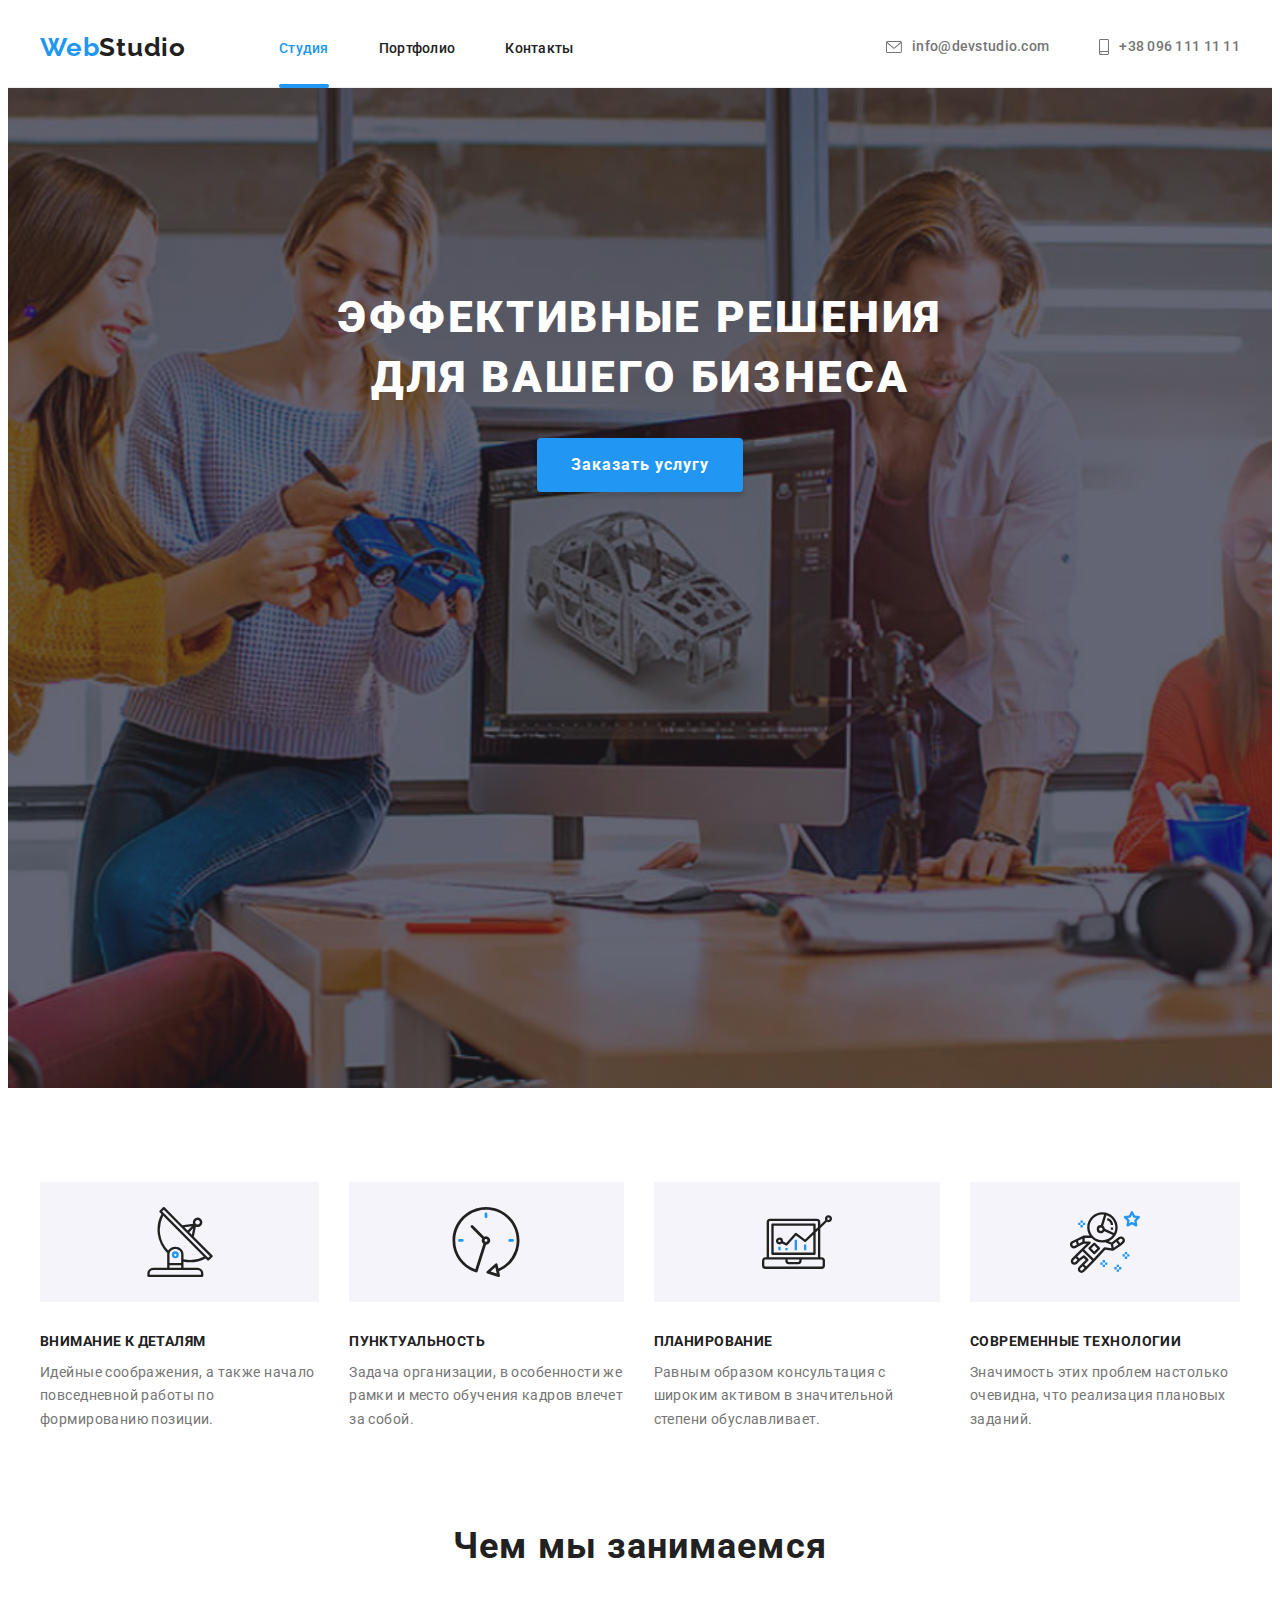
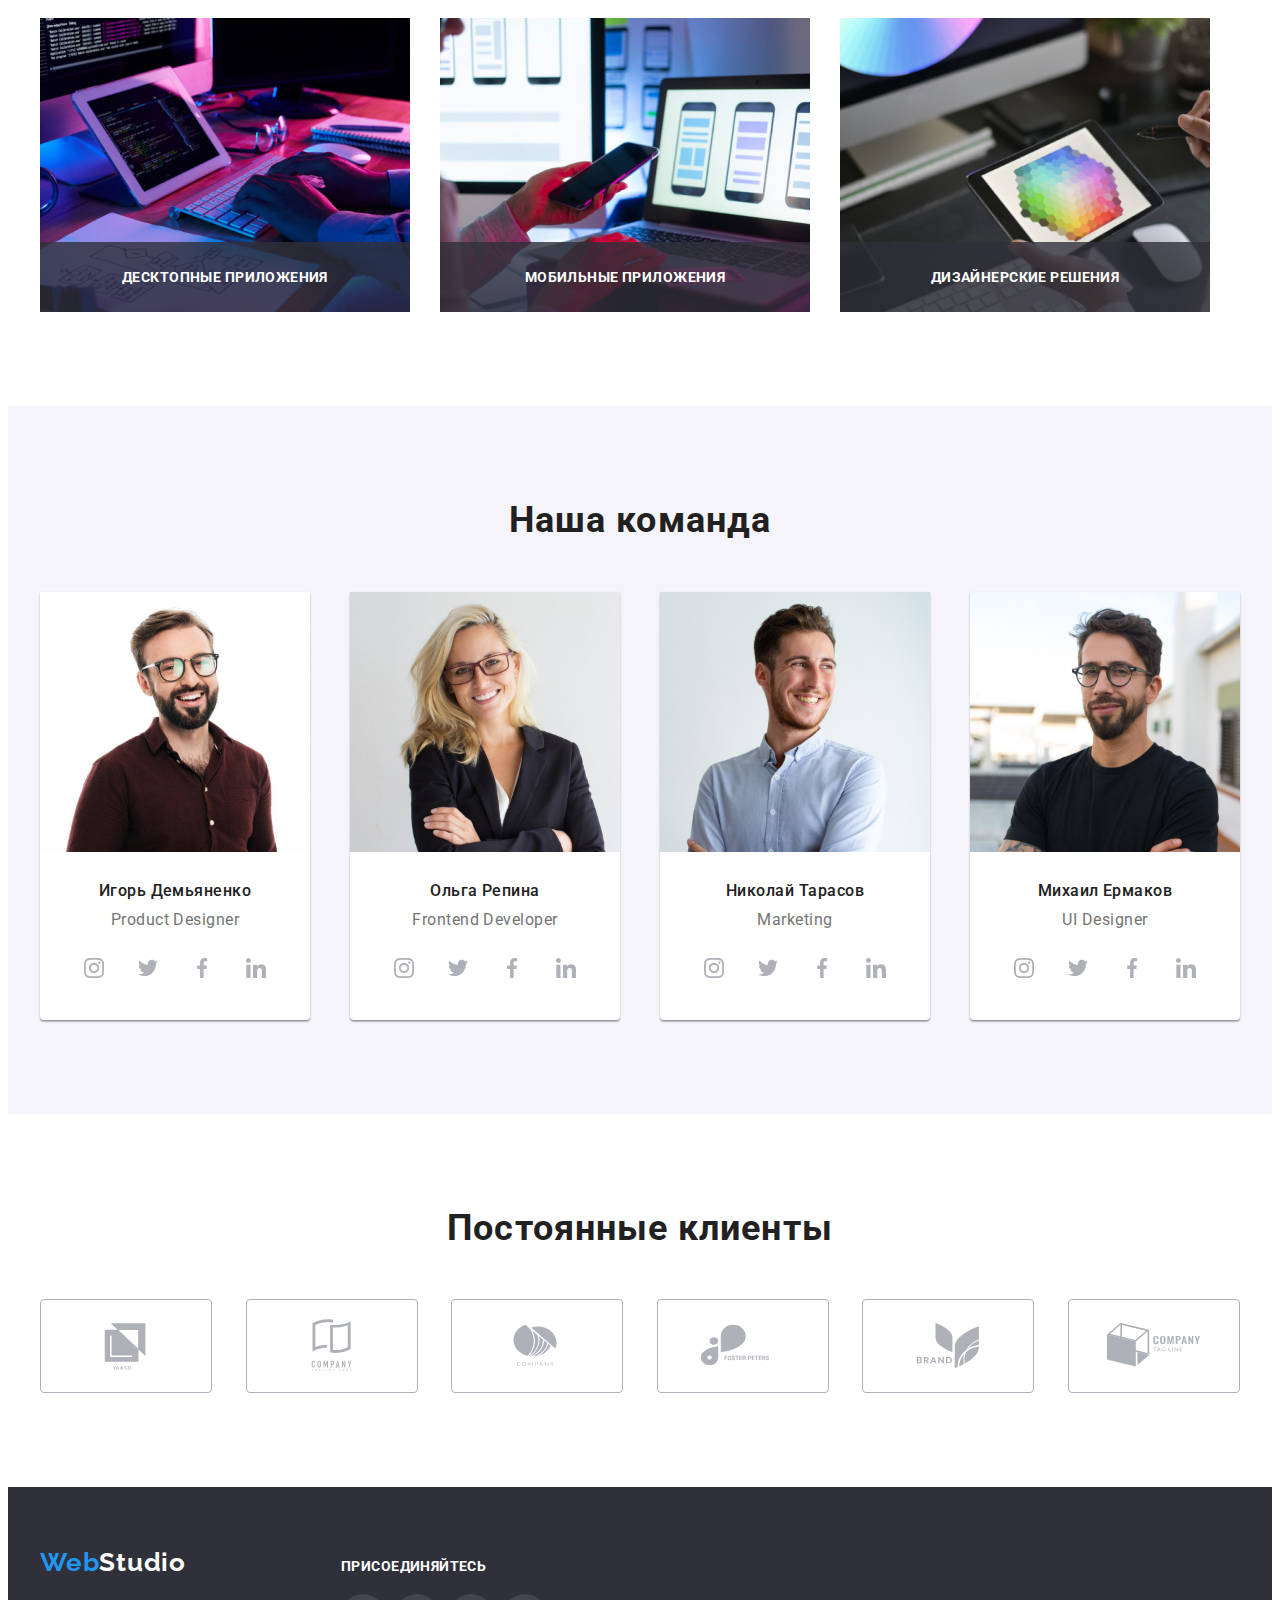
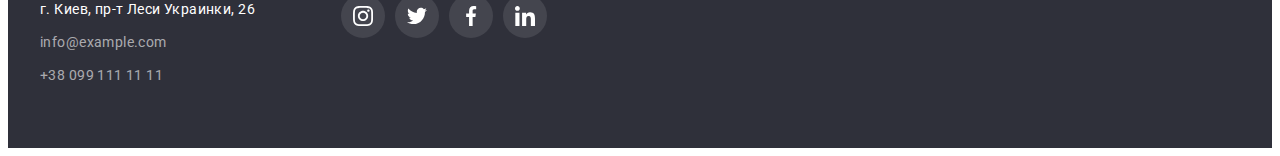
<file: index.html>
<!DOCTYPE html>
<html lang="en">
  <head>
    <meta charset="UTF-8" />
    <meta http-equiv="X-UA-Compatible" content="IE=edge" />
    <meta name="viewport" content="width=device-width, initial-scale=1.0" />
    <title>Студія</title>
    <link rel="preconnect" href="https://fonts.googleapis.com" />
    <link rel="preconnect" href="https://fonts.gstatic.com" crossorigin />
    <link
      href="https://fonts.googleapis.com/css2?family=Raleway:wght@700&family=Roboto:wght@400;500;700;900&display=swap"
      rel="stylesheet"
    />
    <link
      rel="stylesheet"
      href="https://cdnjs.cloudflare.com/ajax/libs/modern-normalize/1.1.0/modern-normalize.min.css"
      integrity="sha512-wpPYUAdjBVSE4KJnH1VR1HeZfpl1ub8YT/NKx4PuQ5NmX2tKuGu6U/JRp5y+Y8XG2tV+wKQpNHVUX03MfMFn9Q=="
      crossorigin="anonymous"
      referrerpolicy="no-referrer"
    />
    <link rel="stylesheet" href="./css/styles.css" />
  </head>
  <body>
    <!--Шапка-->
    <header class="header">
      <!--nav-->
      <div class="header-content container">
        <nav class="main-nav">
          <a href="./index.html" class="logo link"><span class="logo-web">Web</span>Studio</a>
          <ul class="nav-list list">
            <li class="item">
              <a href="./index.html" class="nav-list-item link current">Студия</a>
            </li>
            <li class="item">
              <a href="./portfolio.html" class="nav-list-item link">Портфолио</a>
            </li>
            <li class="item"><a href="" class="nav-list-item link">Контакты</a></li>
          </ul>
        </nav>
        <ul class="nav-contacts list">
          <li class="mail-icon item">
            <a href="mailto:info@devstudio.com" class="nav-contacts-list link"
              ><svg class="mail-icon-svg" width="16" height="12">
                <use href="./images/icons.svg#icon-mail"></use></svg
              >info@devstudio.com</a
            >
          </li>
          <li class="tel-icon item">
            <a href="tel:+380961111111" class="nav-contacts-list link"
              ><svg class="tel-icon-svg" width="10" height="16">
                <use href="./images/icons.svg#icon-tel"></use></svg
              >+38 096 111 11 11</a
            >
          </li>
        </ul>
      </div>
    </header>
    <!--Мейн-->
    <main>
      <section class="hero">
        <div class="container">
          <h1 class="hero-title">Эффективные решения для вашего бизнеса</h1>
          <button type="button" class="hero-btn" data-modal-open>Заказать услугу</button>
        </div>
      </section>
      <!--feauters-->
      <section class="section feauters">
        <div class="container">
          <h2>Наші переваги</h2>
          <ul class="feauters-list list">
            <li class="item icon-antena">
              <h3 class="feauters-title">Внимание к деталям</h3>
              <p class="feauters-text">
                Идейные соображения, а также начало повседневной работы по формированию позиции.
              </p>
            </li>
            <li class="item icon-clock">
              <h3 class="feauters-title">Пунктуальность</h3>
              <p class="feauters-text">
                Задача организации, в особенности же рамки и место обучения кадров влечет за собой.
              </p>
            </li>
            <li class="item icon-diagram">
              <h3 class="feauters-title">Планирование</h3>
              <p class="feauters-text">
                Равным образом консультация с широким активом в значительной степени обуславливает.
              </p>
            </li>
            <li class="item icon-astronaut">
              <h3 class="feauters-title">Современные технологии</h3>
              <p class="feauters-text">
                Значимость этих проблем настолько очевидна, что реализация плановых заданий.
              </p>
            </li>
          </ul>
        </div>
      </section>
      <!--about-->
      <section class="section about">
        <div class="container">
          <h2 class="about-title">Чем мы занимаемся</h2>
          <ul class="about-list list">
            <li class="about-item item">
              <img src="./images/programming.jpg" alt="programming" class="about-img" width="370" />
              <p class="about-img-text">Десктопные приложения</p>
            </li>
            <li class="about-item item">
              <img src="./images/connection.jpg" alt="connection" class="about-img" width="370" />
              <p class="about-img-text">Мобильные приложения</p>
            </li>
            <li class="about-item item">
              <img src="./images/design.jpg" alt="design" class="about-img" width="370" />
              <p class="about-img-text">Дизайнерские решения</p>
            </li>
          </ul>
        </div>
      </section>
      <!--team-->
      <section class="section team">
        <div class="container">
          <h2 class="team-title">Наша команда</h2>
          <ul class="team-list list">
            <li class="item">
              <img
                src="./images/product-d1.jpg"
                alt="product-designer"
                class="team-img"
                width="270"
              />
              <div class="team-text">
                <h3 class="team-name">Игорь Демьяненко</h3>
                <p class="team-proffession">Product Designer</p>
                <ul class="soc-list">
                  <li class="soc-item list">
                    <a href="" class="soc-link link">
                      <svg class="soc-icon">
                        <use href="./images/icons.svg#icon-instagram"></use>
                      </svg>
                    </a>
                  </li>
                  <li class="soc-item list">
                    <a href="" class="soc-link link">
                      <svg class="soc-icon">
                        <use href="./images/icons.svg#icon-twitter"></use>
                      </svg>
                    </a>
                  </li>
                  <li class="soc-item list">
                    <a href="" class="soc-link link">
                      <svg class="soc-icon">
                        <use href="./images/icons.svg#icon-facebook"></use>
                      </svg>
                    </a>
                  </li>
                  <li class="soc-item list">
                    <a href="" class="soc-link link">
                      <svg class="soc-icon">
                        <use href="./images/icons.svg#icon-linkedin"></use>
                      </svg>
                    </a>
                  </li>
                </ul>
              </div>
            </li>
            <li class="item">
              <img
                src="./images/developer1.jpg"
                alt="frontend-developer"
                class="team-img"
                width="270"
              />
              <div class="team-text">
                <h3 class="team-name">Ольга Репина</h3>
                <p class="team-proffession">Frontend Developer</p>
                <ul class="soc-list">
                  <li class="soc-item list">
                    <a href="" class="soc-link link">
                      <svg class="soc-icon">
                        <use href="./images/icons.svg#icon-instagram"></use>
                      </svg>
                    </a>
                  </li>
                  <li class="soc-item list">
                    <a href="" class="soc-link link">
                      <svg class="soc-icon">
                        <use href="./images/icons.svg#icon-twitter"></use>
                      </svg>
                    </a>
                  </li>
                  <li class="soc-item list">
                    <a href="" class="soc-link link">
                      <svg class="soc-icon">
                        <use href="./images/icons.svg#icon-facebook"></use>
                      </svg>
                    </a>
                  </li>
                  <li class="soc-item list">
                    <a href="" class="soc-link link">
                      <svg class="soc-icon">
                        <use href="./images/icons.svg#icon-linkedin"></use>
                      </svg>
                    </a>
                  </li>
                </ul>
              </div>
            </li>
            <li class="item">
              <img src="./images/marketing1.jpg" alt="marketing" class="team-img" width="270" />
              <div class="team-text">
                <h3 class="team-name">Николай Тарасов</h3>
                <p class="team-proffession">Marketing</p>
                <ul class="soc-list">
                  <li class="soc-item list">
                    <a href="" class="soc-link link">
                      <svg class="soc-icon">
                        <use href="./images/icons.svg#icon-instagram"></use>
                      </svg>
                    </a>
                  </li>
                  <li class="soc-item list">
                    <a href="" class="soc-link link">
                      <svg class="soc-icon">
                        <use href="./images/icons.svg#icon-twitter"></use>
                      </svg>
                    </a>
                  </li>
                  <li class="soc-item list">
                    <a href="" class="soc-link link">
                      <svg class="soc-icon">
                        <use href="./images/icons.svg#icon-facebook"></use>
                      </svg>
                    </a>
                  </li>
                  <li class="soc-item list">
                    <a href="" class="soc-link link">
                      <svg class="soc-icon">
                        <use href="./images/icons.svg#icon-linkedin"></use>
                      </svg>
                    </a>
                  </li>
                </ul>
              </div>
            </li>
            <li class="item">
              <img src="./images/ui-d1.jpg" alt="ui-designer" class="team-img" width="270" />
              <div class="team-text">
                <h3 class="team-name">Михаил Ермаков</h3>
                <p class="team-proffession">UI Designer</p>
                <ul class="soc-list">
                  <li class="soc-item list">
                    <a href="" class="soc-link link">
                      <svg class="soc-icon">
                        <use href="./images/icons.svg#icon-instagram"></use>
                      </svg>
                    </a>
                  </li>
                  <li class="soc-item list">
                    <a href="" class="soc-link link">
                      <svg class="soc-icon">
                        <use href="./images/icons.svg#icon-twitter"></use>
                      </svg>
                    </a>
                  </li>
                  <li class="soc-item list">
                    <a href="" class="soc-link link">
                      <svg class="soc-icon">
                        <use href="./images/icons.svg#icon-facebook"></use>
                      </svg>
                    </a>
                  </li>
                  <li class="soc-item list">
                    <a href="" class="soc-link link">
                      <svg class="soc-icon">
                        <use href="./images/icons.svg#icon-linkedin"></use>
                      </svg>
                    </a>
                  </li>
                </ul>
              </div>
            </li>
          </ul>
        </div>
      </section>
      <!--Clients-->
      <section class="section clients">
        <div class="container">
          <h2 class="clients-title">Постоянные клиенты</h2>
          <ul class="clients-list">
            <li class="clients-item list">
              <a href="" class="clients-link link"
                ><svg class="clients-svg" width="106" height="60">
                  <use href="./images/icons.svg#icon-client1"></use></svg
              ></a>
            </li>
            <li class="clients-item list">
              <a href="" class="clients-link link"
                ><svg class="clients-svg" width="106" height="60">
                  <use href="./images/icons.svg#icon-client2"></use></svg
              ></a>
            </li>
            <li class="clients-item list">
              <a href="" class="clients-link link"
                ><svg class="clients-svg" width="106" height="60">
                  <use href="./images/icons.svg#icon-client3"></use></svg
              ></a>
            </li>
            <li class="clients-item list">
              <a href="" class="clients-link link"
                ><svg class="clients-svg" width="106" height="60">
                  <use href="./images/icons.svg#icon-client4"></use></svg
              ></a>
            </li>
            <li class="clients-item list">
              <a href="" class="clients-link link"
                ><svg class="clients-svg" width="106" height="60">
                  <use href="./images/icons.svg#icon-client5"></use></svg
              ></a>
            </li>
            <li class="clients-item list">
              <a href="" class="clients-link link"
                ><svg class="clients-svg" width="106" height="60">
                  <use href="./images/icons.svg#icon-client6"></use></svg
              ></a>
            </li>
          </ul>
        </div>
      </section>
    </main>
    <!--Футер-->
    <footer class="footer">
      <div class="footer-div container">
        <div class="footer-left-text">
          <a href="./index.html" class="footer-logo link"
            ><span class="footer-logo-web">Web</span>Studio</a
          >
          <address>
            <ul class="list">
              <li>
                <a
                  href="https://goo.gl/maps/DYDjYZ2KMcjr4Sc5A"
                  target="_blank"
                  rel="nofollow noferrer noopener"
                  class="footer-map link"
                  >г. Киев, пр-т Леси Украинки, 26</a
                >
              </li>
              <li>
                <a href="mailto:info@example.com" class="footer-contacts link footer-mail"
                  >info@example.com</a
                >
              </li>
              <li>
                <a href="tel:+380991111111" class="footer-contacts link">+38 099 111 11 11</a>
              </li>
            </ul>
          </address>
        </div>
        <div class="footer-soc">
          <p class="footer-title">присоединяйтесь</p>
          <ul class="footer-soc-list">
            <li class="footer-soc-item list">
              <a href="" class="footer-soc-link link">
                <svg class="footer-soc-icon" width="20" height="20">
                  <use href="./images/icons.svg#icon-instagram"></use>
                </svg>
              </a>
            </li>
            <li class="footer-soc-item list">
              <a href="" class="footer-soc-link link">
                <svg class="footer-soc-icon" width="20" height="20">
                  <use href="./images/icons.svg#icon-twitter"></use>
                </svg>
              </a>
            </li>
            <li class="footer-soc-item list">
              <a href="" class="footer-soc-link link">
                <svg class="footer-soc-icon" width="20" height="20">
                  <use href="./images/icons.svg#icon-facebook"></use>
                </svg>
              </a>
            </li>
            <li class="footer-soc-item list">
              <a href="" class="footer-soc-link link">
                <svg class="footer-soc-icon" width="20" height="20">
                  <use href="./images/icons.svg#icon-linkedin"></use>
                </svg>
              </a>
            </li>
          </ul>
        </div>
      </div>
    </footer>
    <div class="backdrop is-hidden" data-modal>
      <div class="modal">
        <button type="button" class="modal-close-btn" data-modal-close>
          <svg class="modal-close-icon" width="18" height="18">
            <use href="./images/symbol-defs.svg#icon-btn-close"></use>
          </svg>
        </button>
      </div>
    </div>
    <script src="./js/modal.js"></script>
  </body>
</html>
</file>
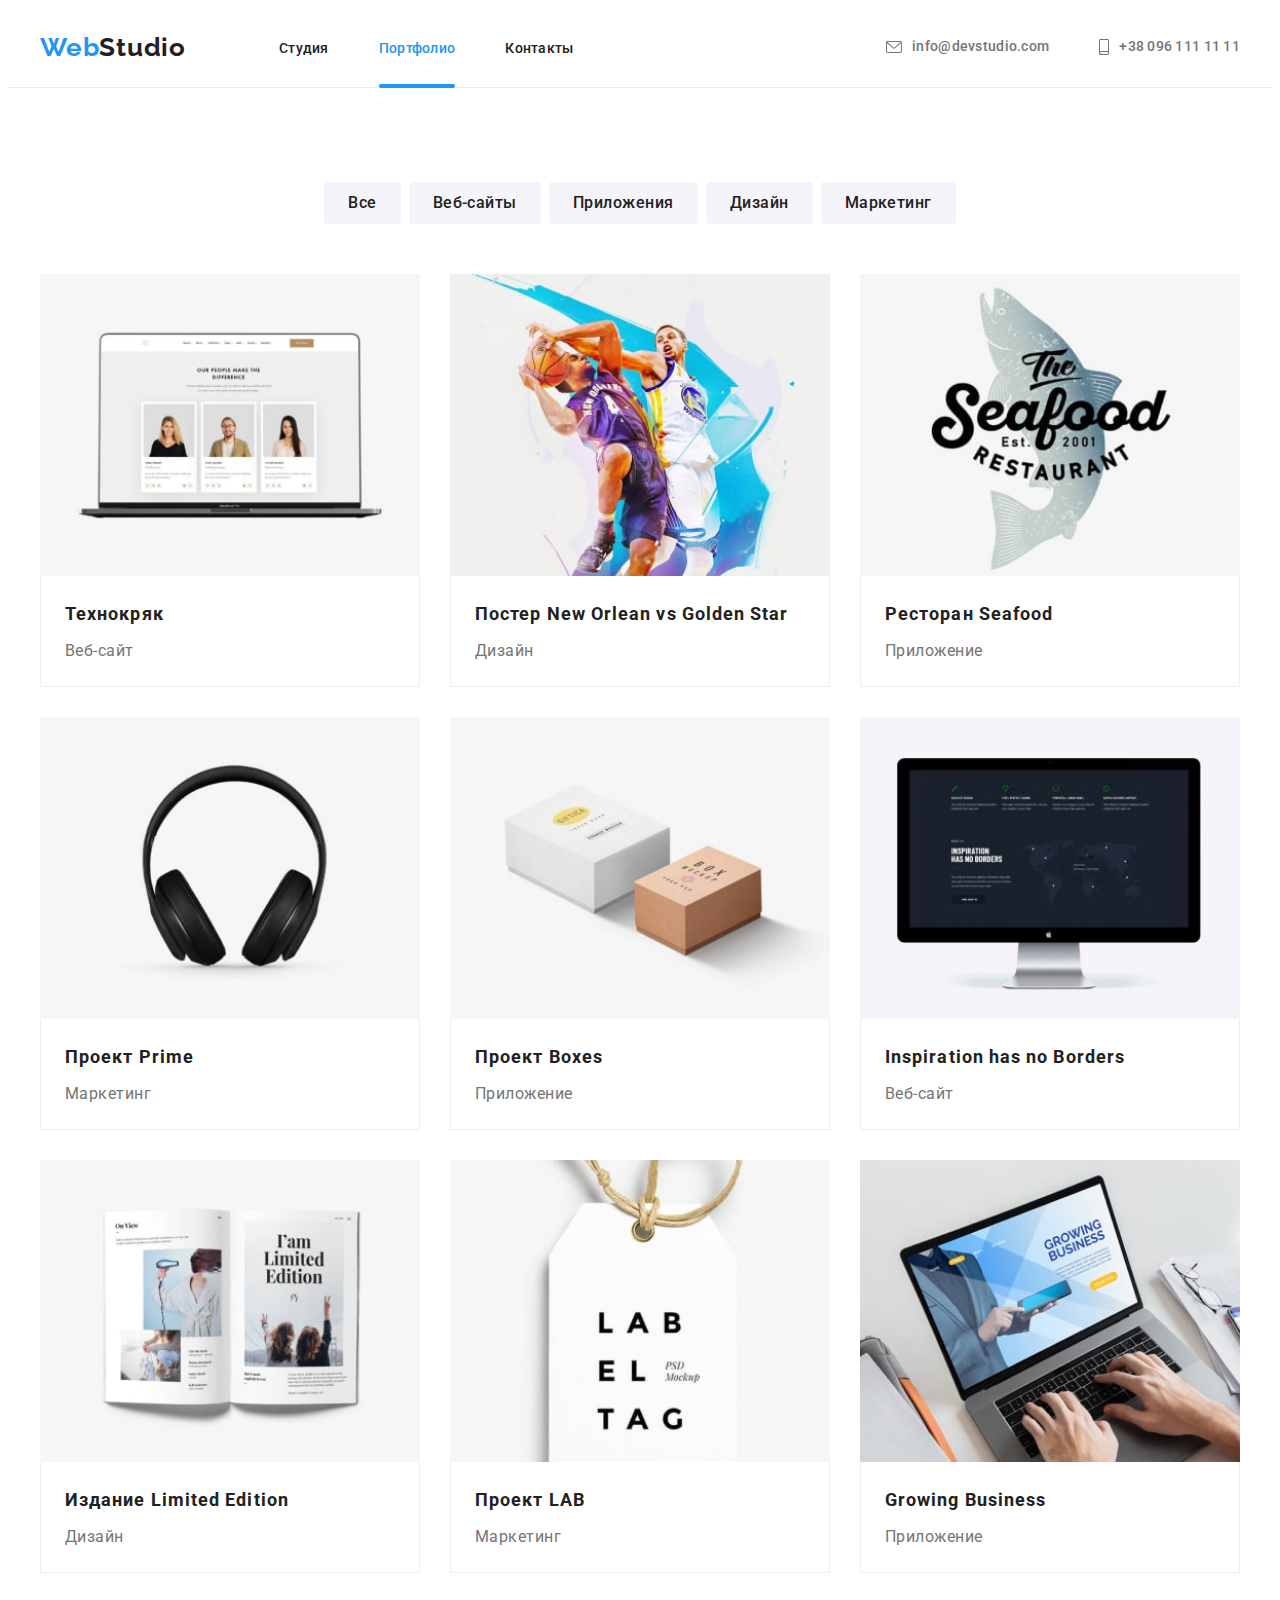
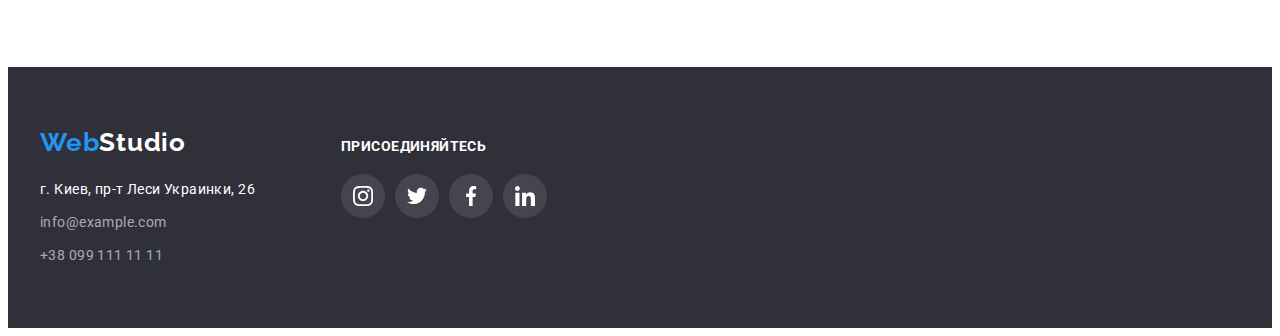
<file: portfolio.html>
<!DOCTYPE html>
<html lang="en">
  <head>
    <meta charset="UTF-8" />
    <meta http-equiv="X-UA-Compatible" content="IE=edge" />
    <meta name="viewport" content="width=device-width, initial-scale=1.0" />
    <title>Портфоліо</title>
    <link rel="preconnect" href="https://fonts.googleapis.com" />
    <link rel="preconnect" href="https://fonts.gstatic.com" crossorigin />
    <link
      href="https://fonts.googleapis.com/css2?family=Raleway:wght@700&family=Roboto:wght@400;500;700;900&display=swap"
      rel="stylesheet"
    />
    <link
      rel="stylesheet"
      href="https://cdnjs.cloudflare.com/ajax/libs/modern-normalize/1.1.0/modern-normalize.min.css"
      integrity="sha512-wpPYUAdjBVSE4KJnH1VR1HeZfpl1ub8YT/NKx4PuQ5NmX2tKuGu6U/JRp5y+Y8XG2tV+wKQpNHVUX03MfMFn9Q=="
      crossorigin="anonymous"
      referrerpolicy="no-referrer"
    />
    <link rel="stylesheet" href="./css/styles.css" />
  </head>
  <body>
    <!--Шапка-->
    <header class="header">
      <!--nav-->
      <div class="header-content container">
        <nav class="main-nav">
          <a href="./index.html" class="logo link"><span class="logo-web">Web</span>Studio</a>
          <ul class="nav-list list">
            <li class="item">
              <a href="./index.html" class="nav-list-item link">Студия</a>
            </li>
            <li class="item">
              <a href="./portfolio.html" class="nav-list-item link current">Портфолио</a>
            </li>
            <li class="item"><a href="" class="nav-list-item link">Контакты</a></li>
          </ul>
        </nav>
        <ul class="nav-contacts list">
          <li class="mail-icon item">
            <a href="mailto:info@devstudio.com" class="nav-contacts-list link"
              ><svg class="mail-icon-svg" width="16" height="12">
                <use href="./images/icons.svg#icon-mail"></use></svg
              >info@devstudio.com</a
            >
          </li>
          <li class="tel-icon item">
            <a href="tel:+380961111111" class="nav-contacts-list link"
              ><svg class="tel-icon-svg" width="10" height="16">
                <use href="./images/icons.svg#icon-tel"></use></svg
              >+38 096 111 11 11</a
            >
          </li>
        </ul>
      </div>
    </header>
    <!--Main-->
    <main>
      <section class="section portfolio">
        <div class="container">
          <h1>Portfolio</h1>
          <ul class="filters">
            <li class="filters-item list">
              <button type="button" class="portfolio-btn">Все</button>
            </li>
            <li class="filters-item list">
              <button type="button" class="portfolio-btn">Веб-сайты</button>
            </li>
            <li class="filters-item list">
              <button type="button" class="portfolio-btn">Приложения</button>
            </li>
            <li class="filters-item list">
              <button type="button" class="portfolio-btn">Дизайн</button>
            </li>
            <li class="filters-item list">
              <button type="button" class="portfolio-btn">Маркетинг</button>
            </li>
          </ul>
          <ul class="portfolio-list">
            <li class="portfolio-item list">
              <a href="" class="portfolio-link link">
                <div class="portfolio-overlay">
                  <img src="./images/img1-min.jpg" alt="techno" class="portfolio-img" />
                  <p class="portfolio-overlay-text">
                    Ресурс предлагает комплексные предложения с разным уровнем функционала и
                    сервисов. Все это позволит посетителю получить исчерпывающие сведения о компании
                    или частном лице.
                  </p>
                </div>
                <div class="portfolio-card">
                  <h2 class="portfolio-title">Технокряк</h2>
                  <p class="portfolio-text">Веб-сайт</p>
                </div></a
              >
            </li>
            <li class="portfolio-item list">
              <a href="" class="portfolio-link link">
                <div class="portfolio-overlay">
                  <img src="./images/img2-min.jpg" alt="new-orlean" />
                  <p class="portfolio-overlay-text">
                    Ресурс предлагает комплексные предложения с разным уровнем функционала и
                    сервисов. Все это позволит посетителю получить исчерпывающие сведения о компании
                    или частном лице.
                  </p>
                </div>
                <div class="portfolio-card">
                  <h2 class="portfolio-title">Постер New Orlean vs Golden Star</h2>
                  <p class="portfolio-text">Дизайн</p>
                </div></a
              >
            </li>
            <li class="portfolio-item list">
              <a href="" class="portfolio-link link">
                <div class="portfolio-overlay">
                  <img src="./images/img3-min.jpg" alt="restaurant" />
                  <p class="portfolio-overlay-text">
                    Ресурс предлагает комплексные предложения с разным уровнем функционала и
                    сервисов. Все это позволит посетителю получить исчерпывающие сведения о компании
                    или частном лице.
                  </p>
                </div>
                <div class="portfolio-card">
                  <h2 class="portfolio-title">Ресторан Seafood</h2>
                  <p class="portfolio-text">Приложение</p>
                </div></a
              >
            </li>
            <li class="portfolio-item list">
              <a href="" class="portfolio-link link">
                <div class="portfolio-overlay">
                  <img src="./images/img4-min.jpg" alt="headphone" />
                  <p class="portfolio-overlay-text">
                    Ресурс предлагает комплексные предложения с разным уровнем функционала и
                    сервисов. Все это позволит посетителю получить исчерпывающие сведения о компании
                    или частном лице.
                  </p>
                </div>
                <div class="portfolio-card">
                  <h2 class="portfolio-title">Проект Prime</h2>
                  <p class="portfolio-text">Маркетинг</p>
                </div></a
              >
            </li>
            <li class="portfolio-item list">
              <a href="" class="portfolio-link link">
                <div class="portfolio-overlay">
                  <img src="./images/img5-min.jpg" alt="boxes" />
                  <p class="portfolio-overlay-text">
                    Ресурс предлагает комплексные предложения с разным уровнем функционала и
                    сервисов. Все это позволит посетителю получить исчерпывающие сведения о компании
                    или частном лице.
                  </p>
                </div>
                <div class="portfolio-card">
                  <h2 class="portfolio-title">Проект Boxes</h2>
                  <p class="portfolio-text">Приложение</p>
                </div></a
              >
            </li>
            <li class="portfolio-item list">
              <a href="" class="portfolio-link link">
                <div class="portfolio-overlay">
                  <img src="./images/img6-min.jpg" alt="monitor" />
                  <p class="portfolio-overlay-text">
                    Ресурс предлагает комплексные предложения с разным уровнем функционала и
                    сервисов. Все это позволит посетителю получить исчерпывающие сведения о компании
                    или частном лице.
                  </p>
                </div>
                <div class="portfolio-card">
                  <h2 class="portfolio-title">Inspiration has no Borders</h2>
                  <p class="portfolio-text">Веб-сайт</p>
                </div></a
              >
            </li>
            <li class="portfolio-item list">
              <a href="" class="portfolio-link link">
                <div class="portfolio-overlay">
                  <img src="./images/img7-min.jpg" alt="journal" />
                  <p class="portfolio-overlay-text">
                    Ресурс предлагает комплексные предложения с разным уровнем функционала и
                    сервисов. Все это позволит посетителю получить исчерпывающие сведения о компании
                    или частном лице.
                  </p>
                </div>
                <div class="portfolio-card">
                  <h2 class="portfolio-title">Издание Limited Edition</h2>
                  <p class="portfolio-text">Дизайн</p>
                </div></a
              >
            </li>
            <li class="portfolio-item list">
              <a href="" class="portfolio-link link">
                <div class="portfolio-overlay">
                  <img src="./images/img8-min.jpg" alt="project" />
                  <p class="portfolio-overlay-text">
                    Ресурс предлагает комплексные предложения с разным уровнем функционала и
                    сервисов. Все это позволит посетителю получить исчерпывающие сведения о компании
                    или частном лице.
                  </p>
                </div>
                <div class="portfolio-card">
                  <h2 class="portfolio-title">Проект LAB</h2>
                  <p class="portfolio-text">Маркетинг</p>
                </div></a
              >
            </li>
            <li class="portfolio-item list">
              <a href="" class="portfolio-link link">
                <div class="portfolio-overlay">
                  <img src="./images/img9-min.jpg" alt="notebook" />
                  <p class="portfolio-overlay-text">
                    Ресурс предлагает комплексные предложения с разным уровнем функционала и
                    сервисов. Все это позволит посетителю получить исчерпывающие сведения о компании
                    или частном лице.
                  </p>
                </div>
                <div class="portfolio-card">
                  <h2 class="portfolio-title">Growing Business</h2>
                  <p class="portfolio-text">Приложение</p>
                </div></a
              >
            </li>
          </ul>
        </div>
      </section>
    </main>
    <!--Футер-->
    <footer class="footer">
      <div class="footer-div container">
        <div class="footer-left-text">
          <a href="./index.html" class="footer-logo link"
            ><span class="footer-logo-web">Web</span>Studio</a
          >
          <address>
            <ul class="list">
              <li>
                <a
                  href="https://goo.gl/maps/DYDjYZ2KMcjr4Sc5A"
                  target="_blank"
                  rel="nofollow noferrer noopener"
                  class="footer-map link"
                  >г. Киев, пр-т Леси Украинки, 26</a
                >
              </li>
              <li>
                <a href="mailto:info@example.com" class="footer-contacts link footer-mail"
                  >info@example.com</a
                >
              </li>
              <li>
                <a href="tel:+380991111111" class="footer-contacts link">+38 099 111 11 11</a>
              </li>
            </ul>
          </address>
        </div>
        <div class="">
          <p class="footer-title">присоединяйтесь</p>
          <ul class="footer-soc-list">
            <li class="footer-soc-item list">
              <a href="" class="footer-soc-link link">
                <svg class="footer-soc-icon" width="20" height="20">
                  <use href="./images/icons.svg#icon-instagram"></use>
                </svg>
              </a>
            </li>
            <li class="footer-soc-item list">
              <a href="" class="footer-soc-link link">
                <svg class="footer-soc-icon" width="20" height="20">
                  <use href="./images/icons.svg#icon-twitter"></use>
                </svg>
              </a>
            </li>
            <li class="footer-soc-item list">
              <a href="" class="footer-soc-link link">
                <svg class="footer-soc-icon" width="20" height="20">
                  <use href="./images/icons.svg#icon-facebook"></use>
                </svg>
              </a>
            </li>
            <li class="footer-soc-item list">
              <a href="" class="footer-soc-link link">
                <svg class="footer-soc-icon" width="20" height="20">
                  <use href="./images/icons.svg#icon-linkedin"></use>
                </svg>
              </a>
            </li>
          </ul>
        </div>
      </div>
    </footer>
  </body>
</html>
</file>
<file: css/styles.css>
:root {
  --first-color: #212121;
  --second-color: #757575;

  --first-background-color: #e5e5e5;
  --second-background-color: #f5f4fa;
  --third-background-color: #ffffff;
  --fourth-background-color: #2f303a;
  --accent-color: #2196f3;
  --second-accent: rgba(255, 255, 255, 0.6);
}

p,
h1,
h2,
h3,
h4,
h5,
h6 {
  margin: 0;
}

ul,
ol {
  margin: 0;
  padding-left: 0;
}

body {
  font-family: 'Roboto', sans-serif;
  color: var(--first-color);
  background-color: var(--third-background-color);
}

/*колір основного тексту #212121 */
/*другий колір колір тексту #757575 */
/*білий #FFFFFF */
/*акцент #2196F3 */
/*третій колір #2196F3 */
/*колір з прозорістю rgba(255, 255, 255, 0.6) */
/* колір основного фону #E5E5E5 */
/* колір другого фону #F5F4FA */
/* колір третього фону #2F303A */

.container {
  width: 1200px;
  margin: 0 auto;
  padding-left: 15px;
  padding-right: 15px;
}

img {
  display: block;
  min-width: 100%;
  height: auto;
}

/* header */

.header {
  padding-top: 24px;
  padding-bottom: 24px;
  border-bottom-width: 1px;
  border-bottom-style: solid;
  border-bottom-color: #ececec;
}

.logo {
  font-family: 'Raleway', sans-serif;
  font-weight: 700;
  font-size: 26px;
  line-height: 1.19;
  letter-spacing: 0.03em;
  color: var(--first-color);
}

.logo-web {
  color: var(--accent-color);
}

.list {
  list-style: none;
}

.link {
  text-decoration: none;
}

/* nav */

.header-content {
  display: flex;
  align-items: center;
}

.main-nav {
  display: flex;
  align-items: center;
}

.nav-list {
  display: flex;
  margin-left: 93px;

  color: var(--first-color);
}

.nav-list .item:not(:last-child) {
  margin-right: 50px;
}

.nav-contacts {
  display: flex;
  margin-left: auto;
}

.nav-contacts .item:not(:last-child) {
  margin-right: 50px;
}

.nav-list-item {
  padding-top: 32px;
  padding-bottom: 32px;
  color: var(--first-color);
  transition-property: color;
  transition-duration: 250ms;
  transition-timing-function: cubic-bezier(0.4, 0, 0.2, 1);
}

.nav-list-item,
.nav-contacts-list {
  font-weight: 500;
  font-size: 14px;
  line-height: 1.14;
  letter-spacing: 0.02em;
}

.nav-list .item {
  position: relative;
}

.nav-list-item.current::after {
  content: '';
  height: 4px;
  width: 100%;
  background-color: var(--accent-color);
  border-radius: 2px;
  position: absolute;
  bottom: -31px;
  left: 0;
}

.current {
  color: var(--accent-color);
}

.nav-list-item:hover,
.nav-list-item:focus,
.nav-list-item:active {
  color: var(--accent-color);
}

.nav-contacts-list {
  color: var(--second-color);
  transition-property: color;
  transition-duration: 250ms;
  transition-timing-function: cubic-bezier(0.4, 0, 0.2, 1);
}

.nav-contacts-list:hover,
.nav-contacts-list:focus,
.nav-contacts-list:active {
  color: var(--accent-color);
}

.mail-icon-svg {
  fill: var(--second-color);
  margin-right: 10px;
  transition-property: fill;
  transition-duration: 250ms;
  transition-timing-function: cubic-bezier(0.4, 0, 0.2, 1);
}

.nav-contacts-list:hover .mail-icon-svg,
.nav-contacts-list:focus .mail-icon-svg {
  fill: var(--accent-color);
}

.nav-contacts-list:hover .tel-icon-svg,
.nav-contacts-list:focus .tel-icon-svg {
  fill: var(--accent-color);
}

.tel-icon-svg {
  fill: var(--second-color);
  margin-right: 10px;
  transition-property: fill;
  transition-duration: 250ms;
  transition-timing-function: cubic-bezier(0.4, 0, 0.2, 1);
}

.nav-contacts .nav-contacts-list {
  display: flex;
  align-items: center;
  justify-content: center;
}

/* hero */

.hero {
  background-color: var(--fourth-background-color);
  padding-top: 200px;
  padding-bottom: 200px;
  background-image: linear-gradient(rgba(47, 48, 58, 0.4), rgba(47, 48, 58, 0.4)),
    url(../images/hero-bg.jpg);

  height: 600px;
  max-width: 1600px;
  background-repeat: no-repeat;
  background-position: center;
  background-size: cover;
  margin-right: auto;
  margin-left: auto;
}

.hero-title {
  font-weight: 900;
  font-size: 44px;
  line-height: 1.36;
  text-align: center;
  letter-spacing: 0.06em;
  text-transform: uppercase;
  color: var(--third-background-color);

  margin-bottom: 30px;
  margin-left: auto;
  margin-right: auto;
  max-width: 696px;
}

.hero-btn {
  font-family: inherit;
  font-weight: 700;
  font-size: 16px;
  line-height: 1.88;
  display: flex;
  align-items: center;
  text-align: center;
  letter-spacing: 0.06em;
  color: var(--third-background-color);
  background-color: var(--accent-color);
  cursor: pointer;

  margin: 0 auto;

  display: block;
  border-radius: 4px;
  border-color: transparent;
  padding: 10px 32px;

  box-shadow: 0px 4px 4px rgba(0, 0, 0, 0.15);
}

/* .hero-btn:focus {
  color: #188ce8;
} */

/* ---section ---*/

.section {
  padding-top: 94px;
  padding-bottom: 94px;
}

/* feauters */

.feauters h2 {
  display: none;
}

.feauters-list {
  display: flex;
}

.feauters-list .item:not(:last-child) {
  margin-right: 30px;
}

.feauters-list .item {
  min-width: 270px;
}

.feauters-list .item::before {
  content: '';
  height: 120px;
  background-position: center;
  background-repeat: no-repeat;

  display: block;
  background-color: var(--second-background-color);
  margin-bottom: 30px;
}

.icon-antena::before {
  background-image: url(../images/antena.svg);
}

.icon-clock::before {
  background-image: url(../images/clock.svg);
}

.icon-diagram::before {
  background-image: url(../images/diagram.svg);
}

.icon-astronaut::before {
  background-image: url(../images/astronaut.svg);
}

.feauters-title {
  font-weight: 700;
  font-size: 14px;
  line-height: 1.33;
  letter-spacing: 0.03em;
  text-transform: uppercase;
  color: var(--first-color);
  margin-bottom: 10px;
}

.feauters-text {
  font-size: 14px;
  line-height: 1.71;
  letter-spacing: 0.03em;
  color: var(--second-color);
}

/* about */

.about {
  padding-top: 0;
}

.about-title {
  color: var(--first-color);
  margin-bottom: 50px;
  margin-right: auto;
  margin-left: auto;
}

.about-list {
  display: flex;
}

.about-list .item:not(:last-child) {
  margin-right: 30px;
}

.about-item {
  position: relative;
}

.about-img {
  display: block;
}

.about-img-text {
  height: 70px;
  width: 100%;
  position: absolute;
  bottom: 0;
  display: flex;
  align-items: center;
  justify-content: center;
  font-weight: 700;
  font-size: 14px;
  line-height: 16px;
  text-align: center;
  letter-spacing: 0.03em;
  text-transform: uppercase;

  color: var(--third-background-color);
  background-color: rgba(47, 48, 58, 0.8);
}

.about-title,
.team-title,
.clients-title {
  font-weight: 700;
  font-size: 36px;
  line-height: 1.16;
  text-align: center;
  letter-spacing: 0.03em;
}

/* team */

.team {
  background-color: var(--second-background-color);
}

.team-title {
  margin-right: auto;
  margin-left: auto;

  color: var(--first-color);

  margin-bottom: 50px;
}

.team-list {
  display: flex;
  justify-content: space-between;
}

.team-list .item {
  box-shadow: 0px 1px 3px rgba(0, 0, 0, 0.12), 0px 1px 1px rgba(0, 0, 0, 0.14),
    0px 2px 1px rgba(0, 0, 0, 0.2);
  border-radius: 0px 0px 4px 4px;
  background-color: var(--third-background-color);
}

.team-img {
  display: block;
}

.team-text {
  padding-top: 30px;
  padding-bottom: 30px;
}

.team-name {
  font-weight: 500;
  font-size: 16px;
  line-height: 1.18;
  text-align: center;
  letter-spacing: 0.03em;
  color: var(--first-color);
  margin-bottom: 10px;
}

.team-proffession {
  font-size: 16px;
  line-height: 1.18;
  text-align: center;
  letter-spacing: 0.03em;
  color: var(--second-color);
  margin-bottom: 16px;
}

.soc-list {
  display: flex;
  justify-content: center;
}
.soc-item {
  width: 44px;
  height: 44px;
  margin-right: 10px;
}

.soc-item:last-child {
  margin-right: 0;
}

.soc-link {
  width: 100%;
  height: 100%;

  border-radius: 50%;
  display: flex;
  align-items: center;
  justify-content: center;
  transition-property: background-color;
  transition-duration: 250ms;
  transition-timing-function: cubic-bezier(0.4, 0, 0.2, 1);
}

.soc-link:hover,
.soc-link:focus {
  background-color: var(--accent-color);
}

.soc-icon {
  width: 20px;
  height: 20px;
  fill: #afb1b8;
  transition-property: fill;
  transition-duration: 250ms;
  transition-timing-function: cubic-bezier(0.4, 0, 0.2, 1);
}

.soc-link:hover .soc-icon,
.soc-link:focus .soc-icon {
  fill: var(--third-background-color);
}

/* .soc-icon:hover,
.soc-icon:focus {
  fill: var(--third-background-color);
} */

/*    Clients    */

.clients {
  color: var(--first-color);
}

.clients-title {
  margin-bottom: 50px;
}

.clients-list {
  display: flex;
  align-items: center;
  justify-content: space-between;
}

/* .clients-item:hover,
.clients-item:focus {
  color: var(--accent-color);
} */

.clients-link {
  width: 170px;
  height: 92px;
  display: flex;
  align-items: center;
  justify-content: center;
  color: #afb1b8;
  border: 1px solid #afb1b8;
  border-radius: 4px;
  transition-property: color, border-color;
  transition-duration: 250ms;
  transition-timing-function: cubic-bezier(0.4, 0, 0.2, 1);
}

.clients-svg {
  fill: currentColor;
}

.clients-link:hover,
.clients-link:focus {
  color: var(--accent-color);
  border-color: var(--accent-color);
}

/* footer */

.footer {
  background-color: var(--fourth-background-color);
  padding-top: 60px;
  padding-bottom: 60px;
}

.footer-div {
  display: flex;
  align-items: baseline;
}

.footer-left-text {
  margin-right: 70px;
  min-width: 231px;
}

.footer-logo {
  font-family: 'Raleway', sans-serif;
  font-weight: 700;
  font-size: 26px;
  line-height: 1.19;
  letter-spacing: 0.03em;
  color: var(--third-background-color);
  margin-bottom: 20px;
  display: inline-block;
}

.footer-logo-web {
  color: var(--accent-color);
}

.footer-map {
  font-style: normal;
  font-weight: 400;
  font-size: 14px;
  line-height: 1.71;
  letter-spacing: 0.03em;
  color: var(--third-background-color);
  margin-bottom: 9px;
  display: inline-block;
}

.footer-contacts {
  font-style: normal;
  font-weight: 400;
  font-size: 14px;
  line-height: 1.71;
  letter-spacing: 0.03em;
  color: var(--second-accent);
  display: inline-block;
  transition-property: color;
  transition-duration: 250ms;
  transition-timing-function: cubic-bezier(0.4, 0, 0.2, 1);
}

.footer-mail {
  margin-bottom: 9px;
}

.footer-contacts:hover,
.footer-contacts:focus,
.footer-contacts:active {
  color: var(--accent-color);
}

.footer-title {
  margin-bottom: 20px;
  font-weight: 700;
  font-size: 14px;
  line-height: 16px;
  letter-spacing: 0.03em;
  text-transform: uppercase;

  color: #ffffff;
}

.footer-soc-list {
  display: flex;
  justify-content: center;
}

.footer-soc-item {
  width: 44px;
  height: 44px;
  text-align: center;
  justify-content: center;
  margin-right: 10px;
}

.footer-soc-item:last-child {
  margin-right: 0;
}

.footer-soc-link {
  width: 100%;
  height: 100%;
  display: flex;
  background-color: rgba(255, 255, 255, 0.1);
  align-items: center;
  justify-content: center;
  border-radius: 50%;
  color: var(--third-background-color);
  transition-property: background-color;
  transition-duration: 250ms;
  transition-timing-function: cubic-bezier(0.4, 0, 0.2, 1);
}

.footer-soc-icon {
  fill: currentColor;
}

.footer-soc-link:hover,
.footer-soc-link:focus {
  background-color: var(--accent-color);
}

/*        MODAL        */

.backdrop {
  height: 100vh;
  width: 100%;
  background-color: rgba(0, 0, 0, 0.2);
  position: fixed;
  top: 0;
  transition: opacity 300ms, visibility 300ms;
}

.modal {
  position: absolute;
  background-color: var(--third-background-color);
  width: 528px;
  min-height: 581px;
  top: 50%;
  left: 50%;
  transform: translate(-50%, -50%) scale(1);
  transition: transform 300ms;
  box-shadow: 0px 1px 3px rgba(0, 0, 0, 0.12), 0px 1px 1px rgba(0, 0, 0, 0.14),
    0px 2px 1px rgba(0, 0, 0, 0.2);
  border-radius: 4px;
}

.backdrop.is-hidden .modal {
  transform: translate(-50%, -50%) scale(0);
}

.is-hidden {
  visibility: hidden;
  opacity: 0;
  pointer-events: none;
}

.modal-close-btn {
  width: 30px;
  height: 30px;
  display: flex;

  align-items: center;
  position: absolute;
  right: 8px;
  top: 8px;
  background-color: var(--third-background-color);
  border: 1px solid rgba(0, 0, 0, 0.1);
  border-radius: 50%;
}

/*      Portfolio      */

.portfolio h1 {
  display: none;
}

.filters {
  margin-bottom: 50px;
  display: flex;
  justify-content: center;
}

.filters .filters-item:not(:last-child) {
  margin-right: 8px;
}

.portfolio-btn {
  font-family: inherit;
  font-weight: 500;
  font-size: 16px;
  line-height: 1.62;
  text-align: center;
  letter-spacing: 0.03em;
  background-color: var(--second-background-color);
  color: var(--first-color);
  cursor: pointer;
  box-shadow: none;
  padding: 6px 22px;
  border-radius: 4px;
  border-color: transparent;
  transition-property: background-color, color, box-shadow;
  transition-duration: 250ms;
  transition-timing-function: cubic-bezier(0.4, 0, 0.2, 1);
}

.portfolio-btn:hover,
.portfolio-btn:focus {
  background-color: var(--accent-color);
  color: var(--third-background-color);
  box-shadow: 0px 3px 1px rgba(0, 0, 0, 0.1), 0px 1px 2px rgba(0, 0, 0, 0.08),
    0px 2px 2px rgba(0, 0, 0, 0.12);
}

.portfolio-card {
  padding: 20px 24px;
  border: 1px solid #eeeeee;
  border-top: none;
}

.portfolio-title {
  font-weight: 700;
  font-size: 18px;
  line-height: 2;
  letter-spacing: 0.06em;
  color: var(--first-color);
  margin-bottom: 4px;
}

.portfolio-text {
  font-weight: 400;
  font-size: 16px;
  line-height: 1.88;
  letter-spacing: 0.03em;
  color: var(--second-color);
}

.portfolio-list {
  display: flex;
  flex-wrap: wrap;
}

.portfolio-item {
  background-color: var(--third-background-color);
}

.portfolio-list .portfolio-item {
  width: calc((100% - 60px) / 3);
  margin-right: 30px;
  margin-bottom: 30px;
}

.portfolio-list .portfolio-item:nth-child(3n) {
  margin-right: 0;
}

.portfolio-list .portfolio-item:nth-last-child(-n + 3) {
  margin-bottom: 0;
}

.portfolio-link {
  display: block;
  box-shadow: none;
  transition-property: box-shadow;
  transition-duration: 250ms;
  transition-timing-function: cubic-bezier(0.4, 0, 0.2, 1);
}

.portfolio-link:hover,
.portfolio-link:focus {
  box-shadow: 0px 1px 1px rgba(0, 0, 0, 0.12), 0px 4px 4px rgba(0, 0, 0, 0.06),
    1px 4px 6px rgba(0, 0, 0, 0.16);
}

.portfolio-overlay {
  position: relative;
  overflow: hidden;
}

.portfolio-overlay-text {
  position: absolute;
  height: 100%;
  background-color: rgba(33, 150, 243, 0.9);
  font-weight: 400;
  font-size: 18px;
  line-height: 1.56;
  letter-spacing: 0.03em;
  color: #ffffff;
  padding: 63px 24px;

  top: 0;
  transform: translateY(100%);
  transition: transform 250ms;
}

.portfolio-item:hover .portfolio-overlay-text {
  transform: translateY(0);
}
</file>
